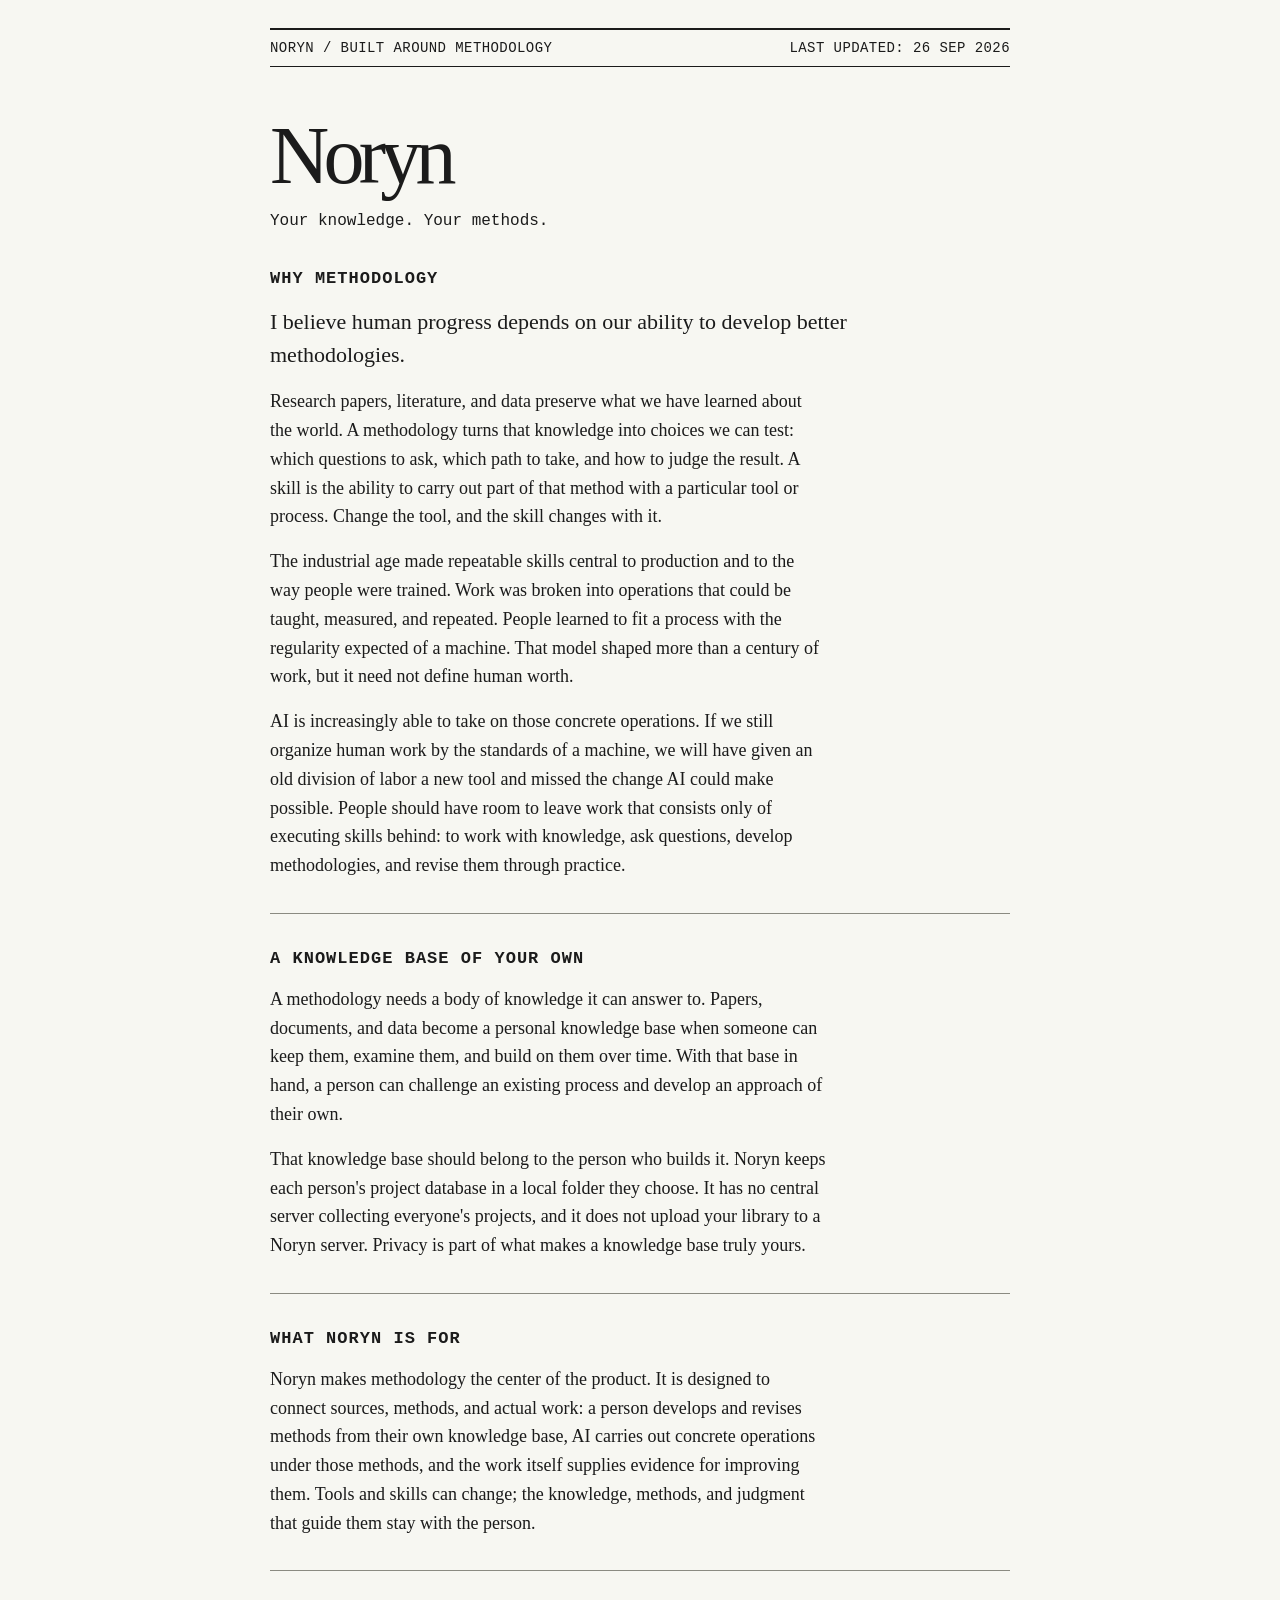
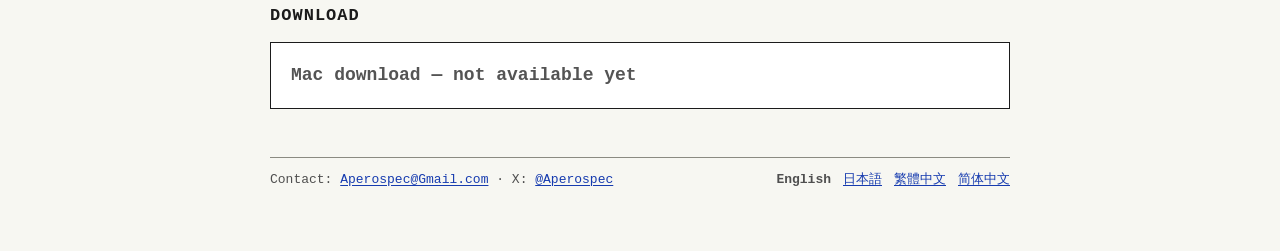
<file: index.html>
<!doctype html>
<html lang="en">
<head>
  <meta charset="utf-8">
  <meta name="viewport" content="width=device-width, initial-scale=1">
  <meta name="color-scheme" content="light">
  <meta name="description" content="Noryn is a Mac app built around methodology: turning research and a personal knowledge base into better ways to understand problems and get work done.">
  <link rel="icon" href="data:image/svg+xml,%3Csvg xmlns='http://www.w3.org/2000/svg' viewBox='0 0 32 32'%3E%3Crect width='32' height='32' fill='%23f7f7f2'/%3E%3Ctext x='5' y='25' font-family='Georgia' font-size='28' fill='%23163baf'%3EN%3C/text%3E%3C/svg%3E">
  <link rel="stylesheet" href="style.css">
  <title>Noryn — from knowledge to better methods</title>
</head>
<body>
  <main class="page">
    <div class="topline">NORYN / BUILT AROUND METHODOLOGY <span>LAST UPDATED: 26 SEP 2026</span></div>
    <h1>Noryn</h1>
    <p class="subtitle">Your knowledge. Your methods.</p>

    <section id="about" aria-labelledby="about-title">
      <h2 id="about-title">Why methodology</h2>
      <p class="lead">I believe human progress depends on our ability to develop better methodologies.</p>
      <p>Research papers, literature, and data preserve what we have learned about the world. A methodology turns that knowledge into choices we can test: which questions to ask, which path to take, and how to judge the result. A skill is the ability to carry out part of that method with a particular tool or process. Change the tool, and the skill changes with it.</p>
      <p>The industrial age made repeatable skills central to production and to the way people were trained. Work was broken into operations that could be taught, measured, and repeated. People learned to fit a process with the regularity expected of a machine. That model shaped more than a century of work, but it need not define human worth.</p>
      <p>AI is increasingly able to take on those concrete operations. If we still organize human work by the standards of a machine, we will have given an old division of labor a new tool and missed the change AI could make possible. People should have room to leave work that consists only of executing skills behind: to work with knowledge, ask questions, develop methodologies, and revise them through practice.</p>
    </section>

    <hr>

    <section aria-labelledby="methods-title">
      <h2 id="methods-title">A knowledge base of your own</h2>
      <p>A methodology needs a body of knowledge it can answer to. Papers, documents, and data become a personal knowledge base when someone can keep them, examine them, and build on them over time. With that base in hand, a person can challenge an existing process and develop an approach of their own.</p>
      <p>That knowledge base should belong to the person who builds it. Noryn keeps each person's project database in a local folder they choose. It has no central server collecting everyone's projects, and it does not upload your library to a Noryn server. Privacy is part of what makes a knowledge base truly yours.</p>
    </section>

    <hr>

    <section aria-labelledby="work-title">
      <h2 id="work-title">What Noryn is for</h2>
      <p>Noryn makes methodology the center of the product. It is designed to connect sources, methods, and actual work: a person develops and revises methods from their own knowledge base, AI carries out concrete operations under those methods, and the work itself supplies evidence for improving them. Tools and skills can change; the knowledge, methods, and judgment that guide them stay with the person.</p>
    </section>

    <hr>

    <section id="download" aria-labelledby="download-title">
      <h2 id="download-title">Download</h2>
      <div class="download">
        <strong class="status">Mac download — not available yet</strong>
      </div>
    </section>

    <footer>
      <div class="contact">Contact: <a href="mailto:Aperospec@Gmail.com">Aperospec@Gmail.com</a> · X: <a href="https://x.com/Aperospec" rel="me">@Aperospec</a></div>
      <nav aria-label="Languages"><span aria-current="page">English</span><a href="ja.html" lang="ja">日本語</a><a href="zh-hant.html" lang="zh-Hant">繁體中文</a><a href="zh-cn.html" lang="zh-CN">简体中文</a></nav>
    </footer>
  </main>
</body>
</html>
</file>
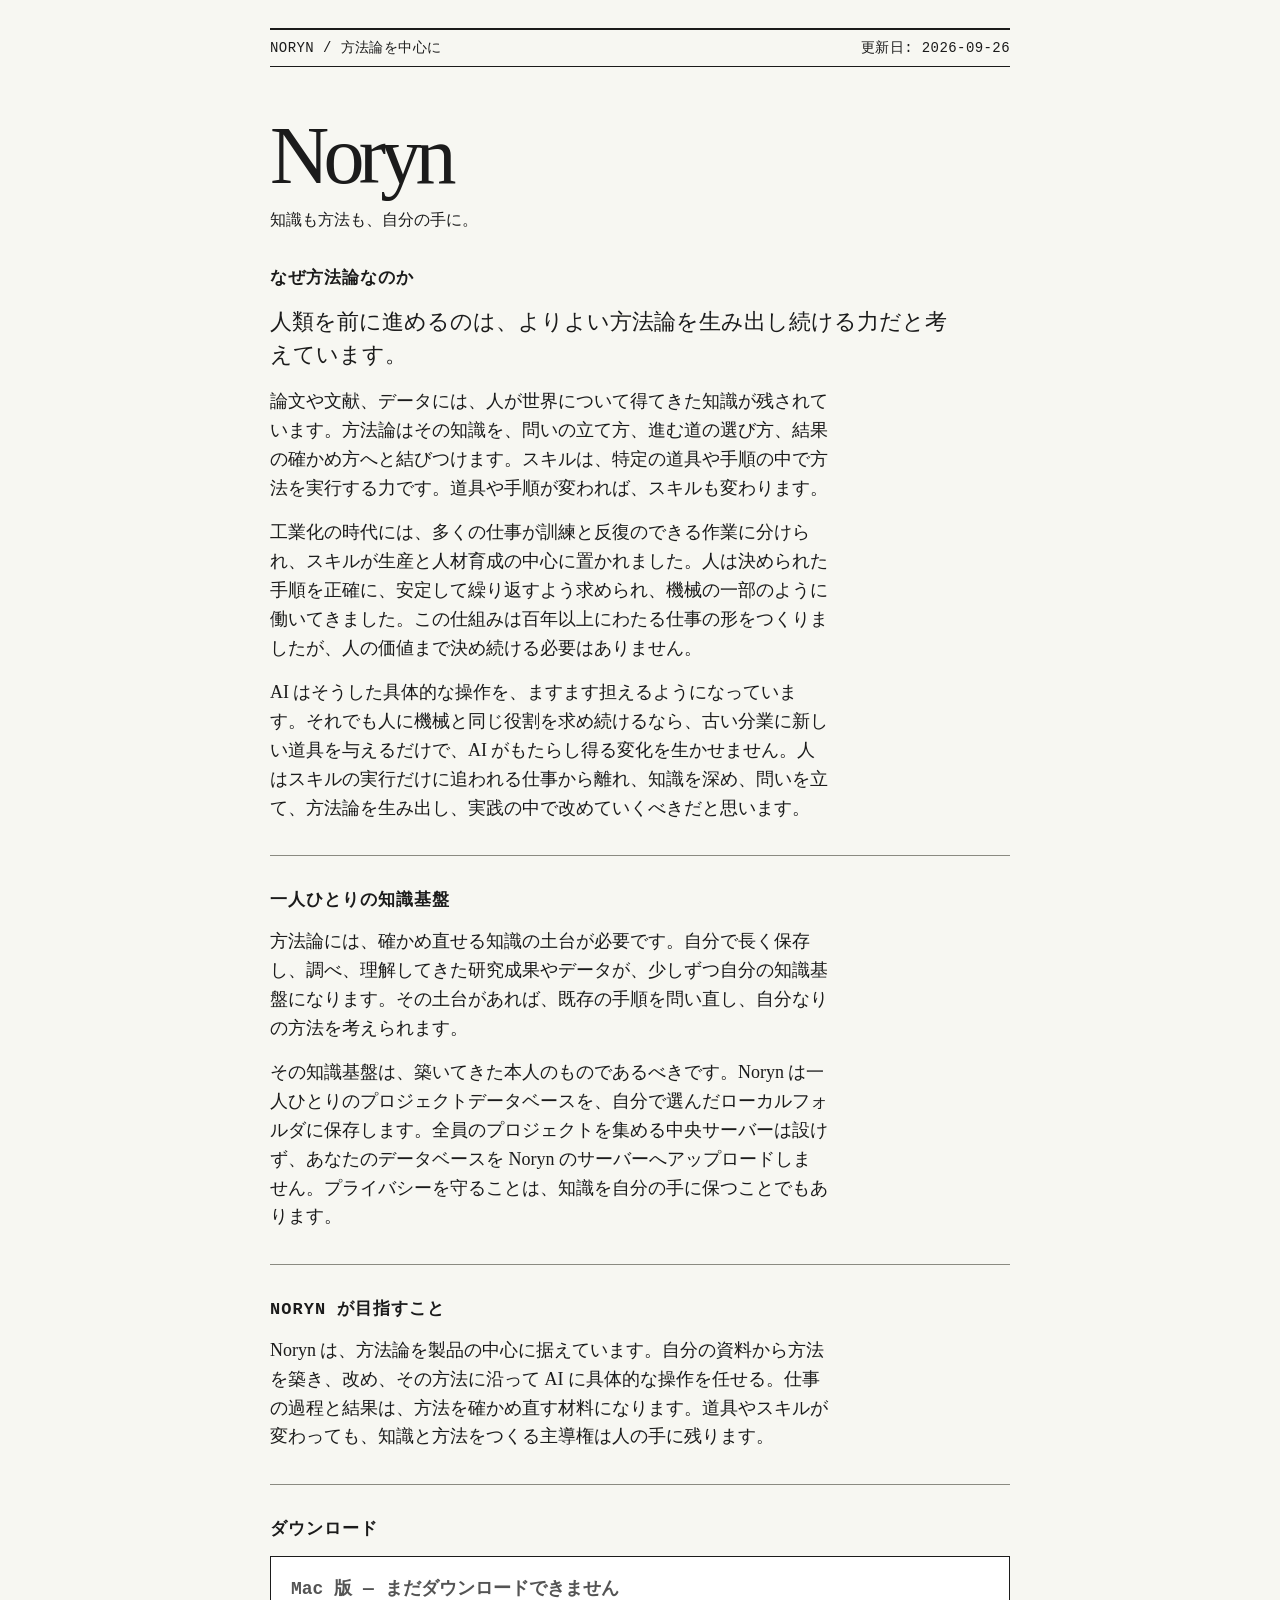
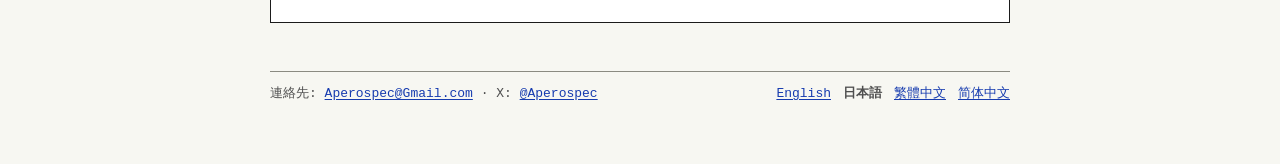
<file: ja.html>
<!doctype html>
<html lang="ja">
<head>
  <meta charset="utf-8">
  <meta name="viewport" content="width=device-width, initial-scale=1">
  <meta name="color-scheme" content="light">
  <meta name="description" content="Noryn は方法論を中心に据えた Mac アプリです。研究資料と個人の知識基盤から、より良い方法を築き、使い、改善することを目指します。">
  <link rel="icon" href="data:image/svg+xml,%3Csvg xmlns='http://www.w3.org/2000/svg' viewBox='0 0 32 32'%3E%3Crect width='32' height='32' fill='%23f7f7f2'/%3E%3Ctext x='5' y='25' font-family='Georgia' font-size='28' fill='%23163baf'%3EN%3C/text%3E%3C/svg%3E">
  <link rel="stylesheet" href="style.css">
  <title>Noryn — 知識から、より良い方法論へ</title>
</head>
<body>
  <main class="page">
    <div class="topline">NORYN / 方法論を中心に <span>更新日: 2026-09-26</span></div>
    <h1>Noryn</h1>
    <p class="subtitle">知識も方法も、自分の手に。</p>

    <section aria-labelledby="about-title">
      <h2 id="about-title">なぜ方法論なのか</h2>
      <p class="lead">人類を前に進めるのは、よりよい方法論を生み出し続ける力だと考えています。</p>
      <p>論文や文献、データには、人が世界について得てきた知識が残されています。方法論はその知識を、問いの立て方、進む道の選び方、結果の確かめ方へと結びつけます。スキルは、特定の道具や手順の中で方法を実行する力です。道具や手順が変われば、スキルも変わります。</p>
      <p>工業化の時代には、多くの仕事が訓練と反復のできる作業に分けられ、スキルが生産と人材育成の中心に置かれました。人は決められた手順を正確に、安定して繰り返すよう求められ、機械の一部のように働いてきました。この仕組みは百年以上にわたる仕事の形をつくりましたが、人の価値まで決め続ける必要はありません。</p>
      <p>AI はそうした具体的な操作を、ますます担えるようになっています。それでも人に機械と同じ役割を求め続けるなら、古い分業に新しい道具を与えるだけで、AI がもたらし得る変化を生かせません。人はスキルの実行だけに追われる仕事から離れ、知識を深め、問いを立て、方法論を生み出し、実践の中で改めていくべきだと思います。</p>
    </section>

    <hr>

    <section aria-labelledby="methods-title">
      <h2 id="methods-title">一人ひとりの知識基盤</h2>
      <p>方法論には、確かめ直せる知識の土台が必要です。自分で長く保存し、調べ、理解してきた研究成果やデータが、少しずつ自分の知識基盤になります。その土台があれば、既存の手順を問い直し、自分なりの方法を考えられます。</p>
      <p>その知識基盤は、築いてきた本人のものであるべきです。Noryn は一人ひとりのプロジェクトデータベースを、自分で選んだローカルフォルダに保存します。全員のプロジェクトを集める中央サーバーは設けず、あなたのデータベースを Noryn のサーバーへアップロードしません。プライバシーを守ることは、知識を自分の手に保つことでもあります。</p>
    </section>

    <hr>

    <section aria-labelledby="work-title">
      <h2 id="work-title">Noryn が目指すこと</h2>
      <p>Noryn は、方法論を製品の中心に据えています。自分の資料から方法を築き、改め、その方法に沿って AI に具体的な操作を任せる。仕事の過程と結果は、方法を確かめ直す材料になります。道具やスキルが変わっても、知識と方法をつくる主導権は人の手に残ります。</p>
    </section>

    <hr>

    <section aria-labelledby="download-title">
      <h2 id="download-title">ダウンロード</h2>
      <div class="download">
        <strong class="status">Mac 版 — まだダウンロードできません</strong>
      </div>
    </section>

    <footer>
      <div class="contact">連絡先: <a href="mailto:Aperospec@Gmail.com">Aperospec@Gmail.com</a> · X: <a href="https://x.com/Aperospec" rel="me">@Aperospec</a></div>
      <nav aria-label="言語"><a href="index.html" lang="en">English</a><span aria-current="page">日本語</span><a href="zh-hant.html" lang="zh-Hant">繁體中文</a><a href="zh-cn.html" lang="zh-CN">简体中文</a></nav>
    </footer>
  </main>
</body>
</html>
</file>
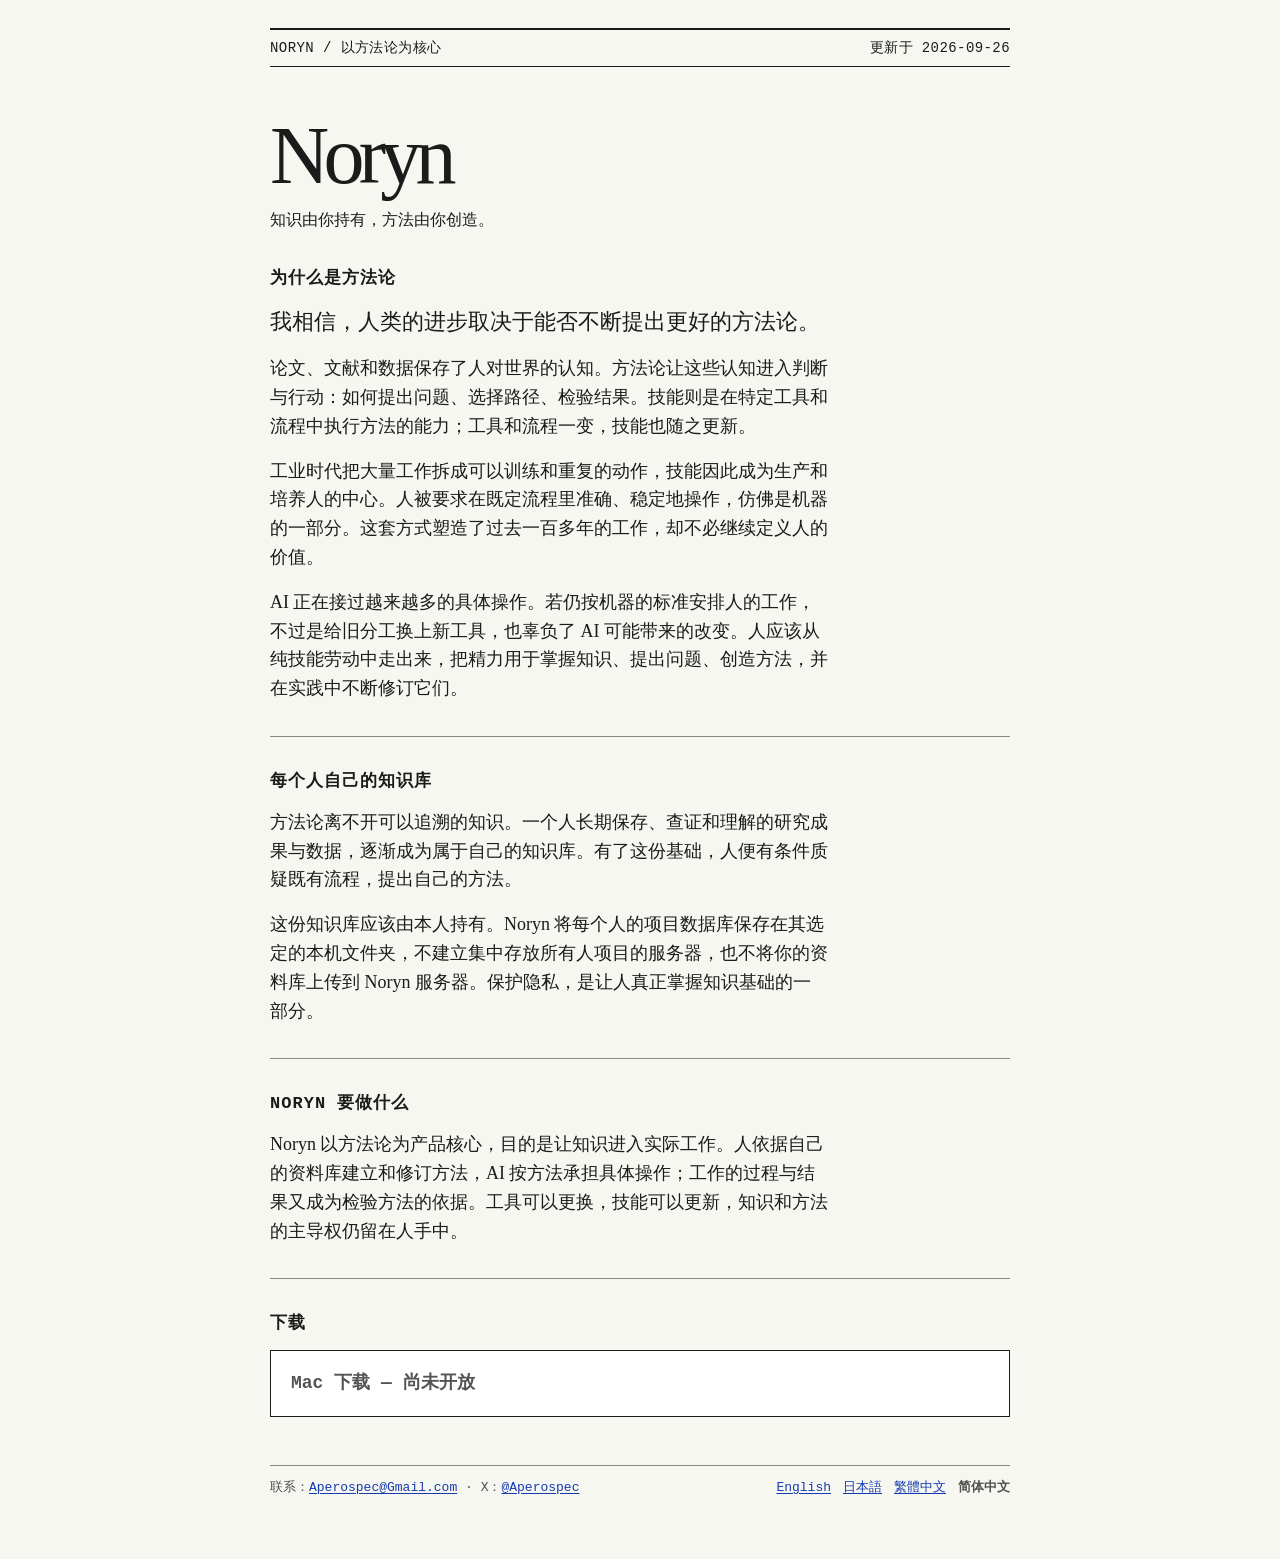
<file: zh-cn.html>
<!doctype html>
<html lang="zh-CN">
<head>
  <meta charset="utf-8">
  <meta name="viewport" content="width=device-width, initial-scale=1">
  <meta name="color-scheme" content="light">
  <meta name="description" content="Noryn 是一款以方法论为核心的 Mac 应用：从研究资料和个人知识库出发，形成、使用并改进更好的方法。">
  <link rel="icon" href="data:image/svg+xml,%3Csvg xmlns='http://www.w3.org/2000/svg' viewBox='0 0 32 32'%3E%3Crect width='32' height='32' fill='%23f7f7f2'/%3E%3Ctext x='5' y='25' font-family='Georgia' font-size='28' fill='%23163baf'%3EN%3C/text%3E%3C/svg%3E">
  <link rel="stylesheet" href="style.css">
  <title>Noryn — 让知识成为更好的方法论</title>
</head>
<body>
  <main class="page">
    <div class="topline">NORYN / 以方法论为核心 <span>更新于 2026-09-26</span></div>
    <h1>Noryn</h1>
    <p class="subtitle">知识由你持有，方法由你创造。</p>

    <section aria-labelledby="about-title">
      <h2 id="about-title">为什么是方法论</h2>
      <p class="lead">我相信，人类的进步取决于能否不断提出更好的方法论。</p>
      <p>论文、文献和数据保存了人对世界的认知。方法论让这些认知进入判断与行动：如何提出问题、选择路径、检验结果。技能则是在特定工具和流程中执行方法的能力；工具和流程一变，技能也随之更新。</p>
      <p>工业时代把大量工作拆成可以训练和重复的动作，技能因此成为生产和培养人的中心。人被要求在既定流程里准确、稳定地操作，仿佛是机器的一部分。这套方式塑造了过去一百多年的工作，却不必继续定义人的价值。</p>
      <p>AI 正在接过越来越多的具体操作。若仍按机器的标准安排人的工作，不过是给旧分工换上新工具，也辜负了 AI 可能带来的改变。人应该从纯技能劳动中走出来，把精力用于掌握知识、提出问题、创造方法，并在实践中不断修订它们。</p>
    </section>

    <hr>

    <section aria-labelledby="methods-title">
      <h2 id="methods-title">每个人自己的知识库</h2>
      <p>方法论离不开可以追溯的知识。一个人长期保存、查证和理解的研究成果与数据，逐渐成为属于自己的知识库。有了这份基础，人便有条件质疑既有流程，提出自己的方法。</p>
      <p>这份知识库应该由本人持有。Noryn 将每个人的项目数据库保存在其选定的本机文件夹，不建立集中存放所有人项目的服务器，也不将你的资料库上传到 Noryn 服务器。保护隐私，是让人真正掌握知识基础的一部分。</p>
    </section>

    <hr>

    <section aria-labelledby="work-title">
      <h2 id="work-title">Noryn 要做什么</h2>
      <p>Noryn 以方法论为产品核心，目的是让知识进入实际工作。人依据自己的资料库建立和修订方法，AI 按方法承担具体操作；工作的过程与结果又成为检验方法的依据。工具可以更换，技能可以更新，知识和方法的主导权仍留在人手中。</p>
    </section>

    <hr>

    <section aria-labelledby="download-title">
      <h2 id="download-title">下载</h2>
      <div class="download">
        <strong class="status">Mac 下载 — 尚未开放</strong>
      </div>
    </section>

    <footer>
      <div class="contact">联系：<a href="mailto:Aperospec@Gmail.com">Aperospec@Gmail.com</a> · X：<a href="https://x.com/Aperospec" rel="me">@Aperospec</a></div>
      <nav aria-label="语言"><a href="index.html" lang="en">English</a><a href="ja.html" lang="ja">日本語</a><a href="zh-hant.html" lang="zh-Hant">繁體中文</a><span aria-current="page">简体中文</span></nav>
    </footer>
  </main>
</body>
</html>
</file>
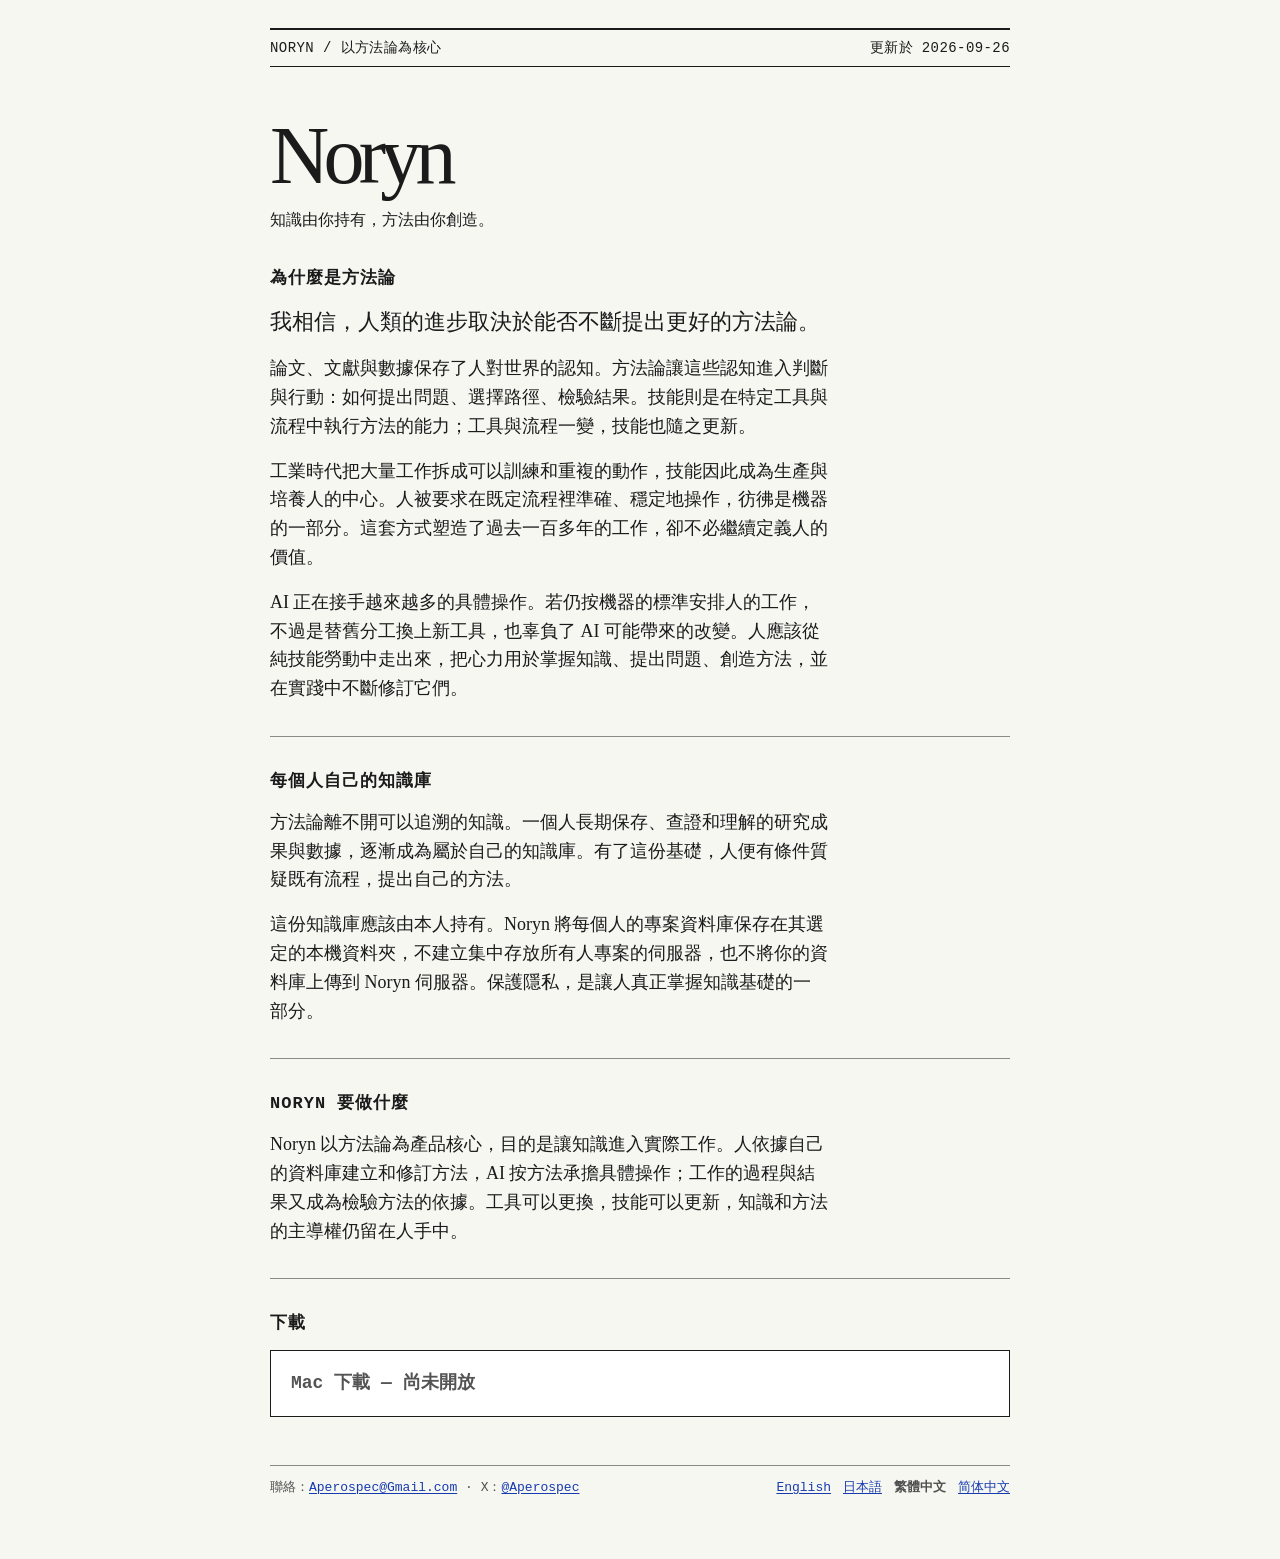
<file: zh-hant.html>
<!doctype html>
<html lang="zh-Hant">
<head>
  <meta charset="utf-8">
  <meta name="viewport" content="width=device-width, initial-scale=1">
  <meta name="color-scheme" content="light">
  <meta name="description" content="Noryn 是一款以方法論為核心的 Mac 應用程式：從研究資料與個人知識庫出發，形成、使用並改進更好的方法。">
  <link rel="icon" href="data:image/svg+xml,%3Csvg xmlns='http://www.w3.org/2000/svg' viewBox='0 0 32 32'%3E%3Crect width='32' height='32' fill='%23f7f7f2'/%3E%3Ctext x='5' y='25' font-family='Georgia' font-size='28' fill='%23163baf'%3EN%3C/text%3E%3C/svg%3E">
  <link rel="stylesheet" href="style.css">
  <title>Noryn — 讓知識成為更好的方法論</title>
</head>
<body>
  <main class="page">
    <div class="topline">NORYN / 以方法論為核心 <span>更新於 2026-09-26</span></div>
    <h1>Noryn</h1>
    <p class="subtitle">知識由你持有，方法由你創造。</p>

    <section aria-labelledby="about-title">
      <h2 id="about-title">為什麼是方法論</h2>
      <p class="lead">我相信，人類的進步取決於能否不斷提出更好的方法論。</p>
      <p>論文、文獻與數據保存了人對世界的認知。方法論讓這些認知進入判斷與行動：如何提出問題、選擇路徑、檢驗結果。技能則是在特定工具與流程中執行方法的能力；工具與流程一變，技能也隨之更新。</p>
      <p>工業時代把大量工作拆成可以訓練和重複的動作，技能因此成為生產與培養人的中心。人被要求在既定流程裡準確、穩定地操作，彷彿是機器的一部分。這套方式塑造了過去一百多年的工作，卻不必繼續定義人的價值。</p>
      <p>AI 正在接手越來越多的具體操作。若仍按機器的標準安排人的工作，不過是替舊分工換上新工具，也辜負了 AI 可能帶來的改變。人應該從純技能勞動中走出來，把心力用於掌握知識、提出問題、創造方法，並在實踐中不斷修訂它們。</p>
    </section>

    <hr>

    <section aria-labelledby="methods-title">
      <h2 id="methods-title">每個人自己的知識庫</h2>
      <p>方法論離不開可以追溯的知識。一個人長期保存、查證和理解的研究成果與數據，逐漸成為屬於自己的知識庫。有了這份基礎，人便有條件質疑既有流程，提出自己的方法。</p>
      <p>這份知識庫應該由本人持有。Noryn 將每個人的專案資料庫保存在其選定的本機資料夾，不建立集中存放所有人專案的伺服器，也不將你的資料庫上傳到 Noryn 伺服器。保護隱私，是讓人真正掌握知識基礎的一部分。</p>
    </section>

    <hr>

    <section aria-labelledby="work-title">
      <h2 id="work-title">Noryn 要做什麼</h2>
      <p>Noryn 以方法論為產品核心，目的是讓知識進入實際工作。人依據自己的資料庫建立和修訂方法，AI 按方法承擔具體操作；工作的過程與結果又成為檢驗方法的依據。工具可以更換，技能可以更新，知識和方法的主導權仍留在人手中。</p>
    </section>

    <hr>

    <section aria-labelledby="download-title">
      <h2 id="download-title">下載</h2>
      <div class="download">
        <strong class="status">Mac 下載 — 尚未開放</strong>
      </div>
    </section>

    <footer>
      <div class="contact">聯絡：<a href="mailto:Aperospec@Gmail.com">Aperospec@Gmail.com</a> · X：<a href="https://x.com/Aperospec" rel="me">@Aperospec</a></div>
      <nav aria-label="語言"><a href="index.html" lang="en">English</a><a href="ja.html" lang="ja">日本語</a><span aria-current="page">繁體中文</span><a href="zh-cn.html" lang="zh-CN">简体中文</a></nav>
    </footer>
  </main>
</body>
</html>
</file>
<file: style.css>
:root { color-scheme: light; }
* { box-sizing: border-box; }
html { background: #f7f7f2; }
body { margin: 0; color: #1b1b1b; font: 18px/1.6 Georgia, "Songti SC", "Noto Serif CJK SC", serif; }
a { color: #163baf; text-decoration: underline; text-underline-offset: 2px; }
a:visited { color: #5b288f; }
a:focus-visible { outline: 2px solid #163baf; outline-offset: 3px; }
.page { width: min(100% - 32px, 740px); margin: 28px auto 60px; }
.topline, .small, nav, .download, footer { font-family: "Courier New", Courier, monospace; }
.topline { border-top: 2px solid #1b1b1b; border-bottom: 1px solid #1b1b1b; padding: 7px 0; font-size: 14px; letter-spacing: .03em; }
.topline span { float: right; }
h1 { margin: 48px 0 0; font-size: clamp(44px, 12vw, 82px); line-height: 1; font-weight: normal; letter-spacing: -.07em; }
.subtitle { margin: 12px 0 34px; font: 16px/1.5 "Courier New", Courier, monospace; }
nav span[aria-current] { font-weight: bold; }
hr { border: 0; border-top: 1px solid #8b8b82; margin: 33px 0; }
h2 { margin: 0 0 14px; font: bold 17px/1.4 "Courier New", Courier, monospace; text-transform: uppercase; letter-spacing: .06em; }
p { margin: 0 0 16px; max-width: 62ch; }
.lead { font-size: 22px; line-height: 1.5; }
.download { padding: 18px 20px; border: 1px solid #1b1b1b; background: #fff; }
.download strong { display: block; font-size: 18px; }
.download p { margin: 6px 0 0; font-size: 14px; line-height: 1.55; }
.download .status { color: #545454; }
.small { color: #535353; font-size: 14px; line-height: 1.6; }
footer { display: flex; justify-content: space-between; align-items: baseline; flex-wrap: wrap; gap: 8px 24px; margin-top: 48px; padding-top: 12px; border-top: 1px solid #8b8b82; font-size: 13px; color: #4f4f4f; }
footer .contact { white-space: nowrap; }
footer nav { display: flex; gap: 12px; white-space: nowrap; }
@media (max-width: 480px) {
  .page { margin-top: 12px; }
  .topline span { float: none; display: block; }
  h1 { margin-top: 32px; }
  .lead { font-size: 20px; }
}
</file>
